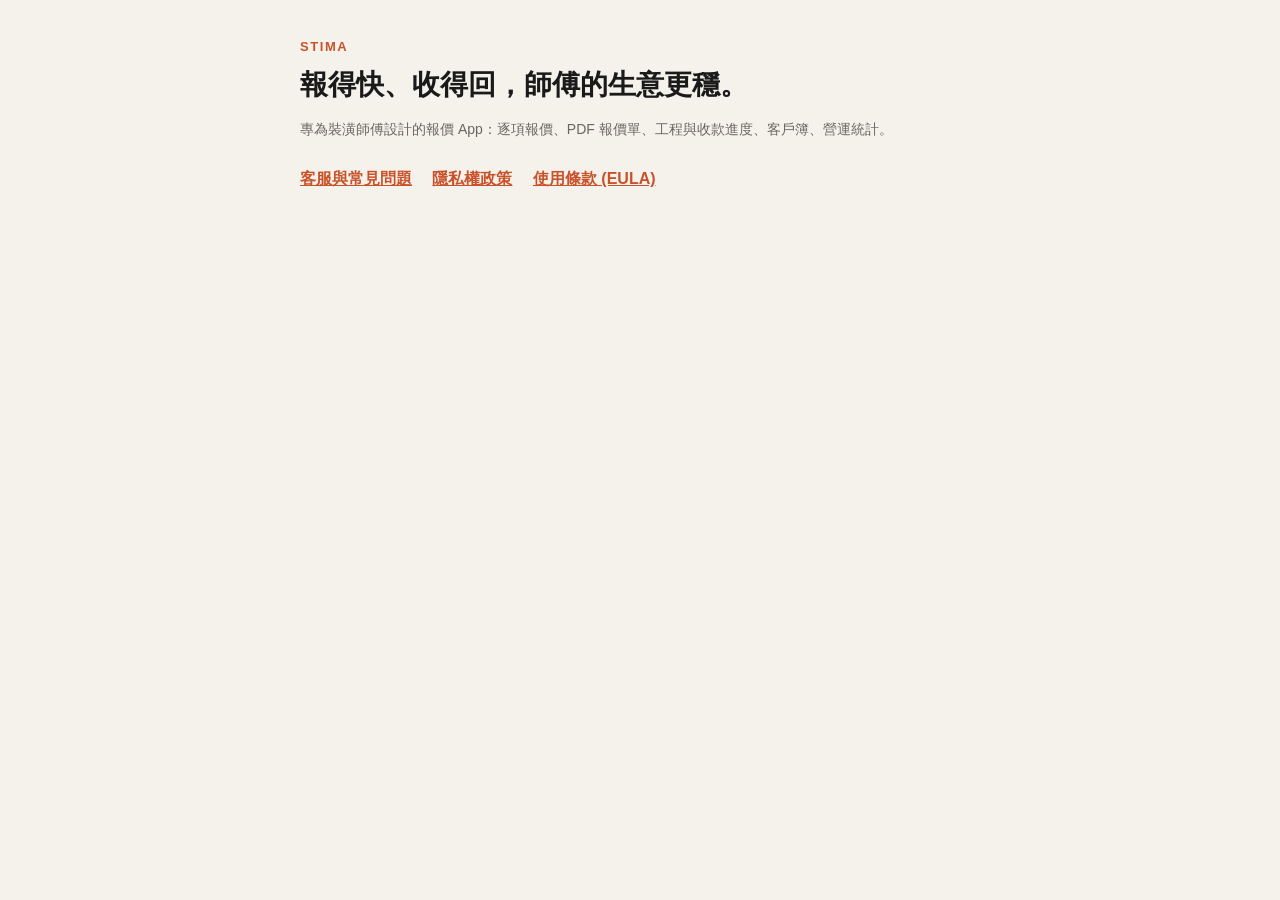
<file: index.html>
<!doctype html>
<html lang="zh-Hant">
<head>
<meta charset="utf-8">
<meta name="viewport" content="width=device-width, initial-scale=1">
<title>Stima｜師傅的報價工具</title>
<link rel="stylesheet" href="style.css">
</head>
<body>
<main>
  <header>
    <span class="brand">STIMA</span>
    <h1>報得快、收得回，師傅的生意更穩。</h1>
    <p class="muted">專為裝潢師傅設計的報價 App：逐項報價、PDF 報價單、工程與收款進度、客戶簿、營運統計。</p>
  </header>
  <nav>
    <a href="support.html">客服與常見問題</a>
    <a href="privacy.html">隱私權政策</a>
    <a href="https://www.apple.com/legal/internet-services/itunes/dev/stdeula/">使用條款 (EULA)</a>
  </nav>
</main>
</body>
</html>
</file>
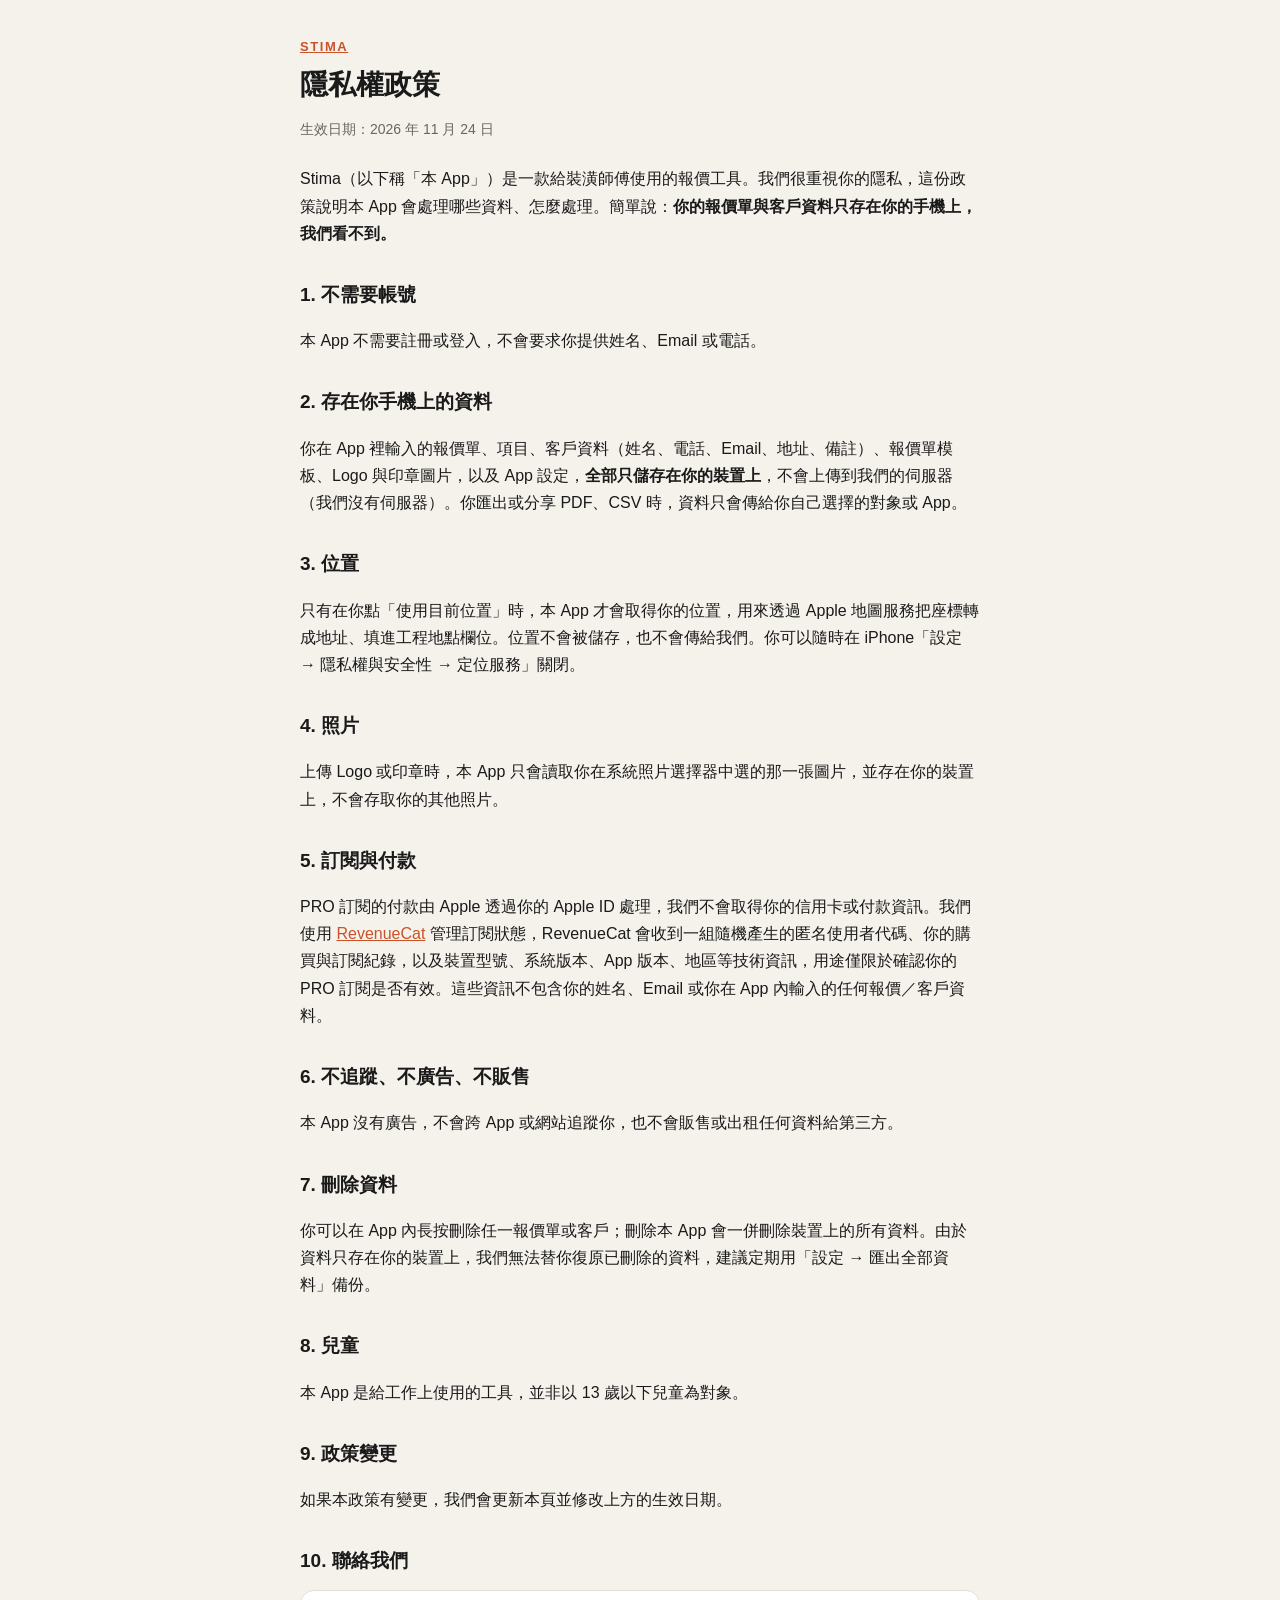
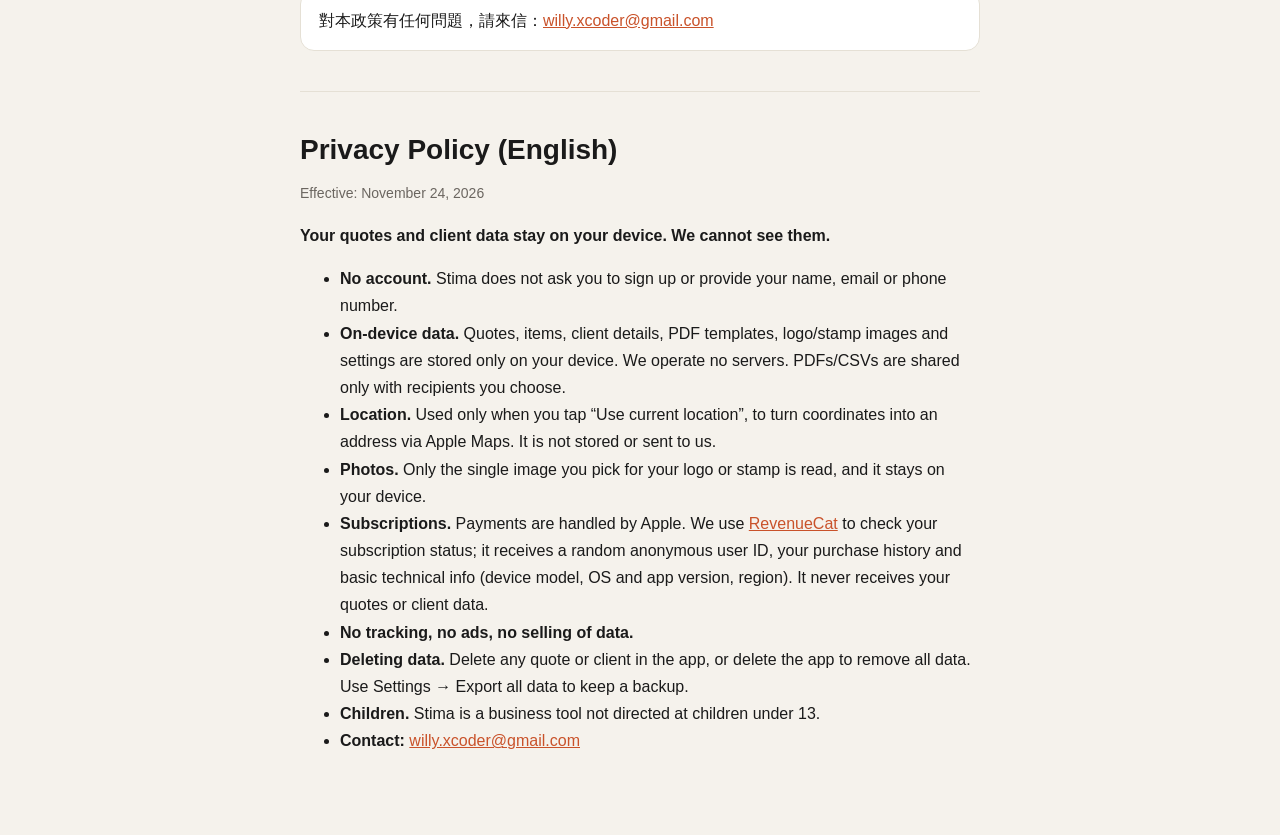
<file: privacy.html>
<!doctype html>
<html lang="zh-Hant">
<head>
<meta charset="utf-8">
<meta name="viewport" content="width=device-width, initial-scale=1">
<title>Stima 隱私權政策</title>
<link rel="stylesheet" href="style.css">
</head>
<body>
<main>
  <header>
    <a class="brand" href="index.html">STIMA</a>
    <h1>隱私權政策</h1>
    <p class="muted">生效日期：2026 年 11 月 24 日</p>
  </header>

  <p>Stima（以下稱「本 App」）是一款給裝潢師傅使用的報價工具。我們很重視你的隱私，這份政策說明本 App 會處理哪些資料、怎麼處理。簡單說：<strong>你的報價單與客戶資料只存在你的手機上，我們看不到。</strong></p>

  <h2>1. 不需要帳號</h2>
  <p>本 App 不需要註冊或登入，不會要求你提供姓名、Email 或電話。</p>

  <h2>2. 存在你手機上的資料</h2>
  <p>你在 App 裡輸入的報價單、項目、客戶資料（姓名、電話、Email、地址、備註）、報價單模板、Logo 與印章圖片，以及 App 設定，<strong>全部只儲存在你的裝置上</strong>，不會上傳到我們的伺服器（我們沒有伺服器）。你匯出或分享 PDF、CSV 時，資料只會傳給你自己選擇的對象或 App。</p>

  <h2>3. 位置</h2>
  <p>只有在你點「使用目前位置」時，本 App 才會取得你的位置，用來透過 Apple 地圖服務把座標轉成地址、填進工程地點欄位。位置不會被儲存，也不會傳給我們。你可以隨時在 iPhone「設定 → 隱私權與安全性 → 定位服務」關閉。</p>

  <h2>4. 照片</h2>
  <p>上傳 Logo 或印章時，本 App 只會讀取你在系統照片選擇器中選的那一張圖片，並存在你的裝置上，不會存取你的其他照片。</p>

  <h2>5. 訂閱與付款</h2>
  <p>PRO 訂閱的付款由 Apple 透過你的 Apple ID 處理，我們不會取得你的信用卡或付款資訊。我們使用 <a href="https://www.revenuecat.com/privacy">RevenueCat</a> 管理訂閱狀態，RevenueCat 會收到一組隨機產生的匿名使用者代碼、你的購買與訂閱紀錄，以及裝置型號、系統版本、App 版本、地區等技術資訊，用途僅限於確認你的 PRO 訂閱是否有效。這些資訊不包含你的姓名、Email 或你在 App 內輸入的任何報價／客戶資料。</p>

  <h2>6. 不追蹤、不廣告、不販售</h2>
  <p>本 App 沒有廣告，不會跨 App 或網站追蹤你，也不會販售或出租任何資料給第三方。</p>

  <h2>7. 刪除資料</h2>
  <p>你可以在 App 內長按刪除任一報價單或客戶；刪除本 App 會一併刪除裝置上的所有資料。由於資料只存在你的裝置上，我們無法替你復原已刪除的資料，建議定期用「設定 → 匯出全部資料」備份。</p>

  <h2>8. 兒童</h2>
  <p>本 App 是給工作上使用的工具，並非以 13 歲以下兒童為對象。</p>

  <h2>9. 政策變更</h2>
  <p>如果本政策有變更，我們會更新本頁並修改上方的生效日期。</p>

  <h2>10. 聯絡我們</h2>
  <div class="card">對本政策有任何問題，請來信：<a href="mailto:willy.xcoder@gmail.com">willy.xcoder@gmail.com</a></div>

  <hr>

  <h1 lang="en">Privacy Policy (English)</h1>
  <div lang="en">
    <p class="muted">Effective: November 24, 2026</p>
    <p><strong>Your quotes and client data stay on your device. We cannot see them.</strong></p>
    <ul>
      <li><strong>No account.</strong> Stima does not ask you to sign up or provide your name, email or phone number.</li>
      <li><strong>On-device data.</strong> Quotes, items, client details, PDF templates, logo/stamp images and settings are stored only on your device. We operate no servers. PDFs/CSVs are shared only with recipients you choose.</li>
      <li><strong>Location.</strong> Used only when you tap “Use current location”, to turn coordinates into an address via Apple Maps. It is not stored or sent to us.</li>
      <li><strong>Photos.</strong> Only the single image you pick for your logo or stamp is read, and it stays on your device.</li>
      <li><strong>Subscriptions.</strong> Payments are handled by Apple. We use <a href="https://www.revenuecat.com/privacy">RevenueCat</a> to check your subscription status; it receives a random anonymous user ID, your purchase history and basic technical info (device model, OS and app version, region). It never receives your quotes or client data.</li>
      <li><strong>No tracking, no ads, no selling of data.</strong></li>
      <li><strong>Deleting data.</strong> Delete any quote or client in the app, or delete the app to remove all data. Use Settings → Export all data to keep a backup.</li>
      <li><strong>Children.</strong> Stima is a business tool not directed at children under 13.</li>
      <li><strong>Contact:</strong> <a href="mailto:willy.xcoder@gmail.com">willy.xcoder@gmail.com</a></li>
    </ul>
  </div>
</main>
</body>
</html>
</file>
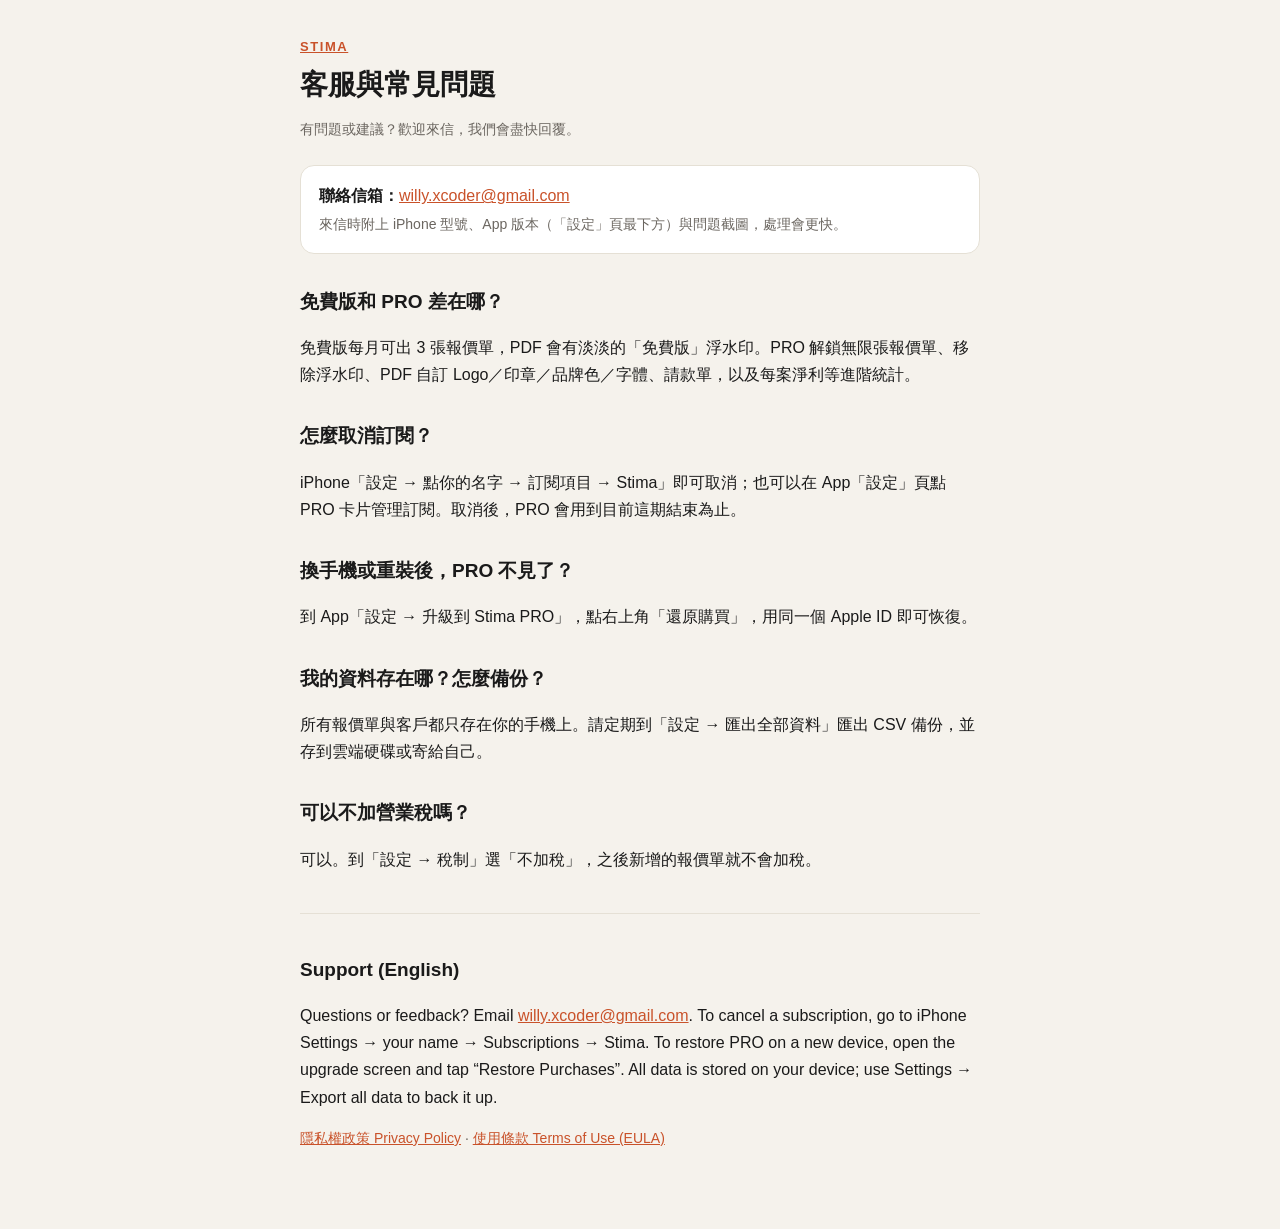
<file: support.html>
<!doctype html>
<html lang="zh-Hant">
<head>
<meta charset="utf-8">
<meta name="viewport" content="width=device-width, initial-scale=1">
<title>Stima 客服與常見問題</title>
<link rel="stylesheet" href="style.css">
</head>
<body>
<main>
  <header>
    <a class="brand" href="index.html">STIMA</a>
    <h1>客服與常見問題</h1>
    <p class="muted">有問題或建議？歡迎來信，我們會盡快回覆。</p>
  </header>

  <div class="card"><strong>聯絡信箱：</strong><a href="mailto:willy.xcoder@gmail.com">willy.xcoder@gmail.com</a><br>
  <span class="muted">來信時附上 iPhone 型號、App 版本（「設定」頁最下方）與問題截圖，處理會更快。</span></div>

  <h2>免費版和 PRO 差在哪？</h2>
  <p>免費版每月可出 3 張報價單，PDF 會有淡淡的「免費版」浮水印。PRO 解鎖無限張報價單、移除浮水印、PDF 自訂 Logo／印章／品牌色／字體、請款單，以及每案淨利等進階統計。</p>

  <h2>怎麼取消訂閱？</h2>
  <p>iPhone「設定 → 點你的名字 → 訂閱項目 → Stima」即可取消；也可以在 App「設定」頁點 PRO 卡片管理訂閱。取消後，PRO 會用到目前這期結束為止。</p>

  <h2>換手機或重裝後，PRO 不見了？</h2>
  <p>到 App「設定 → 升級到 Stima PRO」，點右上角「還原購買」，用同一個 Apple ID 即可恢復。</p>

  <h2>我的資料存在哪？怎麼備份？</h2>
  <p>所有報價單與客戶都只存在你的手機上。請定期到「設定 → 匯出全部資料」匯出 CSV 備份，並存到雲端硬碟或寄給自己。</p>

  <h2>可以不加營業稅嗎？</h2>
  <p>可以。到「設定 → 稅制」選「不加稅」，之後新增的報價單就不會加稅。</p>

  <hr>
  <h2 lang="en">Support (English)</h2>
  <p lang="en">Questions or feedback? Email <a href="mailto:willy.xcoder@gmail.com">willy.xcoder@gmail.com</a>. To cancel a subscription, go to iPhone Settings → your name → Subscriptions → Stima. To restore PRO on a new device, open the upgrade screen and tap “Restore Purchases”. All data is stored on your device; use Settings → Export all data to back it up.</p>

  <p class="muted"><a href="privacy.html">隱私權政策 Privacy Policy</a> · <a href="https://www.apple.com/legal/internet-services/itunes/dev/stdeula/">使用條款 Terms of Use (EULA)</a></p>
</main>
</body>
</html>
</file>
<file: style.css>
:root { --bg:#F5F2EC; --surface:#FFFFFF; --ink:#1A1A1A; --soft:#6B6660; --border:#E5E0D5; --accent:#C9522A; }
@media (prefers-color-scheme: dark) {
  :root { --bg:#17140F; --surface:#26221C; --ink:#F2EDE3; --soft:#9A9085; --border:#3A332C; --accent:#E89B5C; }
}
* { box-sizing: border-box; }
body { margin:0; background:var(--bg); color:var(--ink);
  font: 16px/1.7 -apple-system, "PingFang TC", "Noto Sans TC", "Helvetica Neue", sans-serif; }
main { max-width: 720px; margin: 0 auto; padding: 32px 20px 64px; }
header { margin-bottom: 24px; }
.brand { display:inline-block; font-weight:700; letter-spacing:.12em; color:var(--accent); font-size:13px; }
h1 { font-size: 28px; line-height:1.3; margin: 8px 0 4px; }
h2 { font-size: 19px; margin: 32px 0 8px; }
p, li { color: var(--ink); }
.muted { color: var(--soft); font-size: 14px; }
.card { background:var(--surface); border:1px solid var(--border); border-radius:14px; padding:16px 18px; margin:12px 0; }
a { color: var(--accent); }
nav a { margin-right: 16px; font-weight: 600; }
hr { border: none; border-top: 1px solid var(--border); margin: 40px 0; }
</file>
